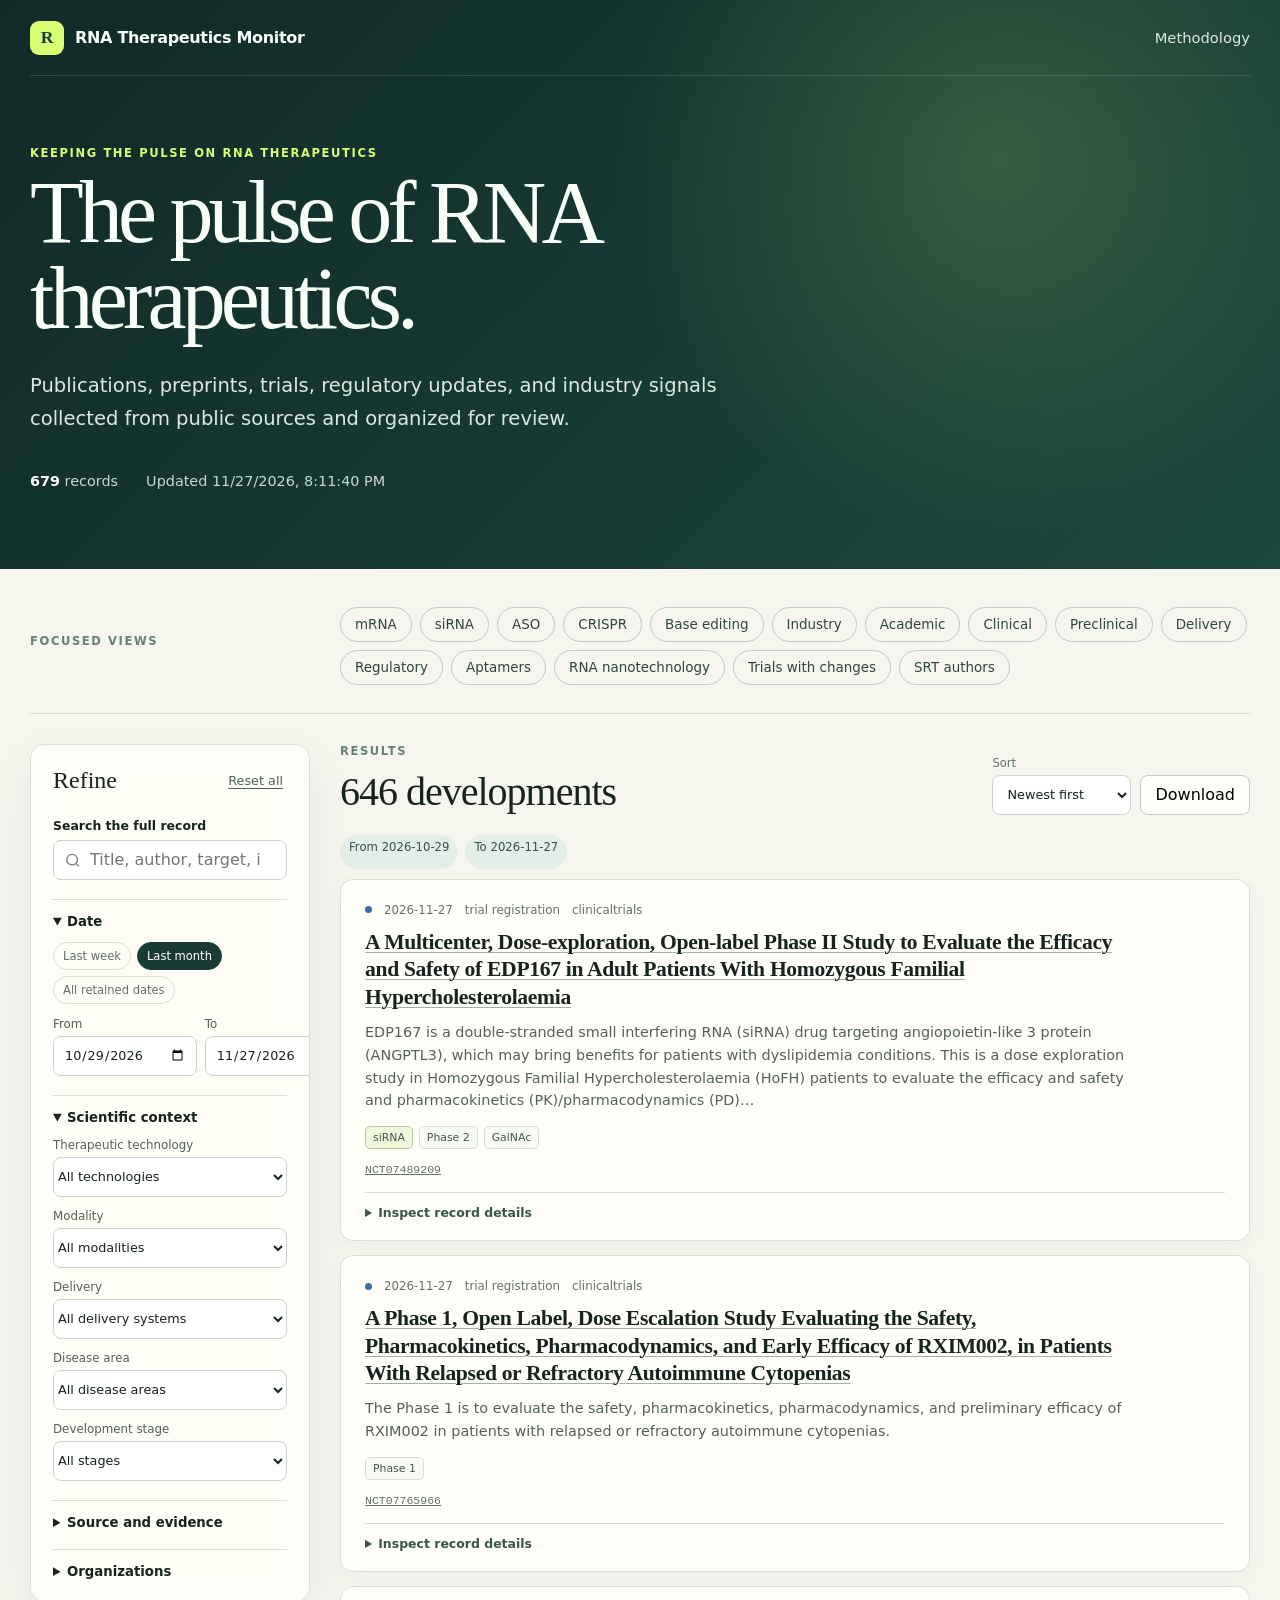
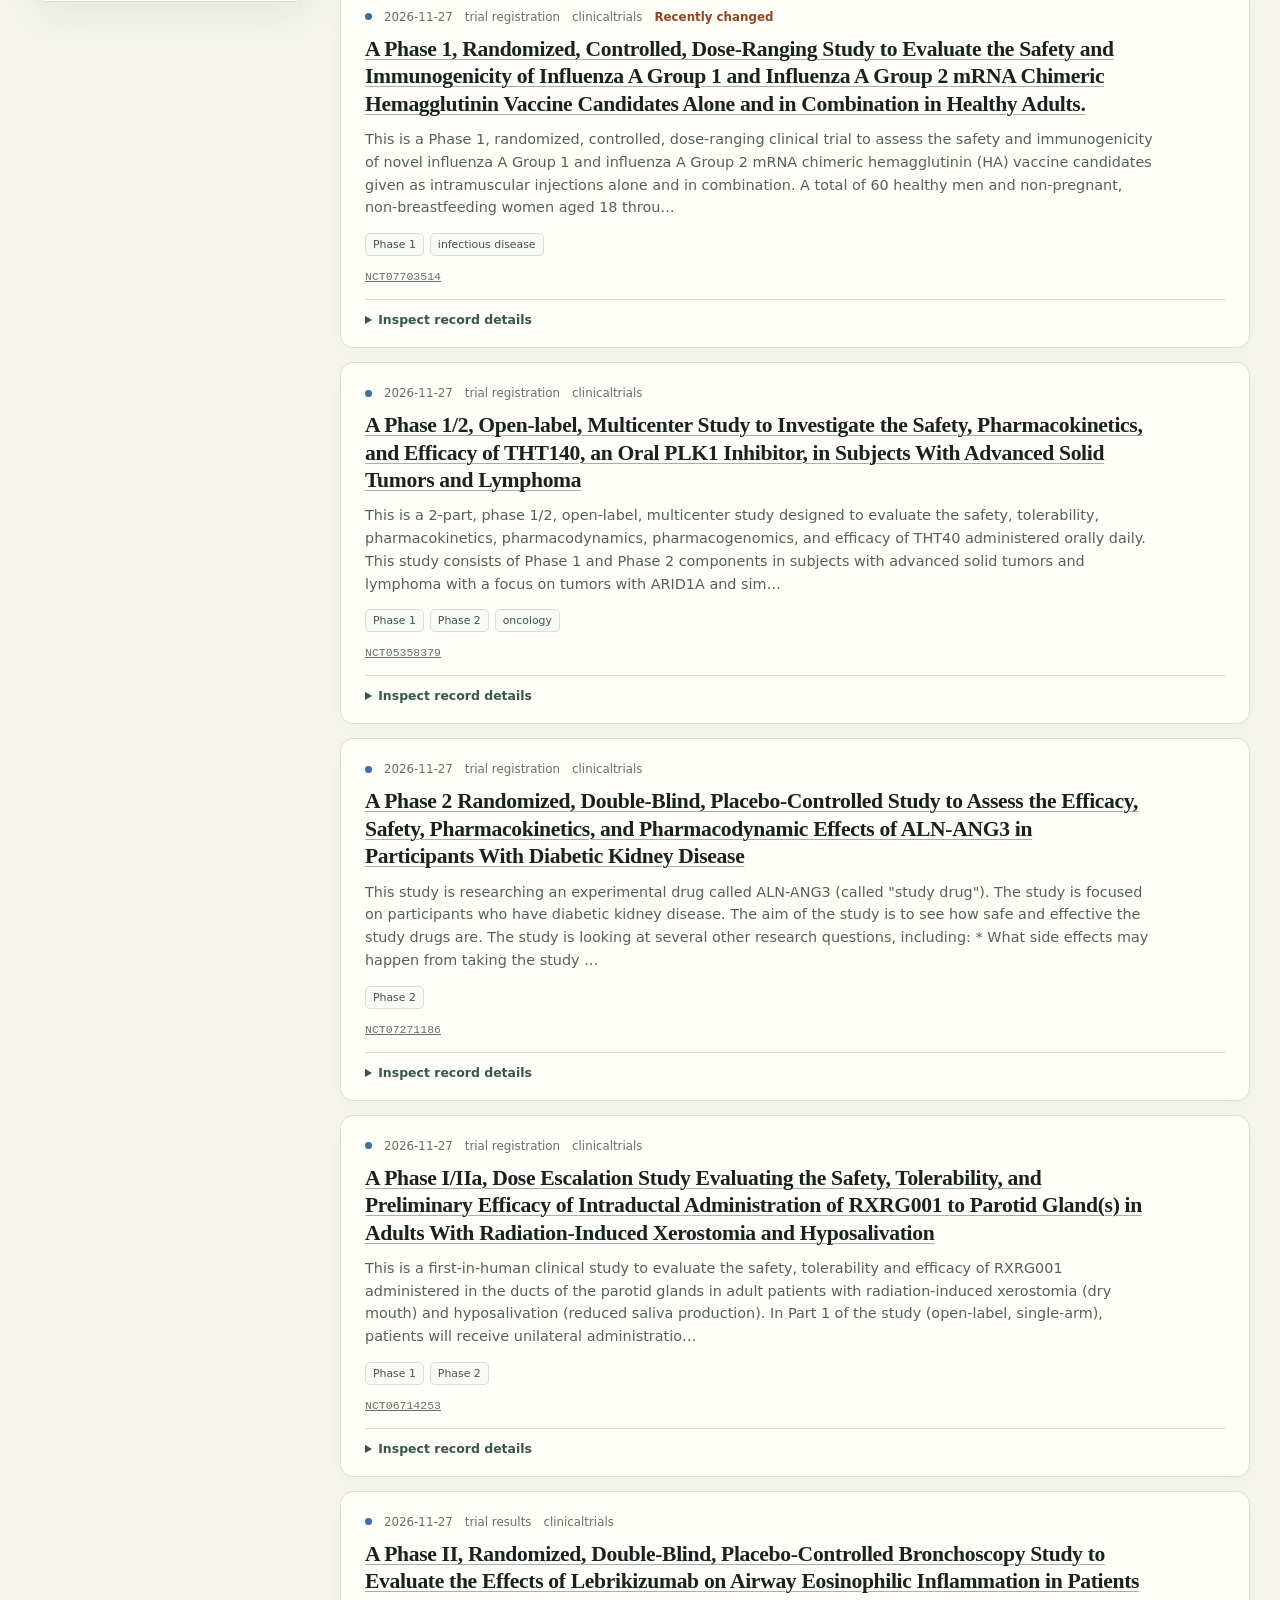
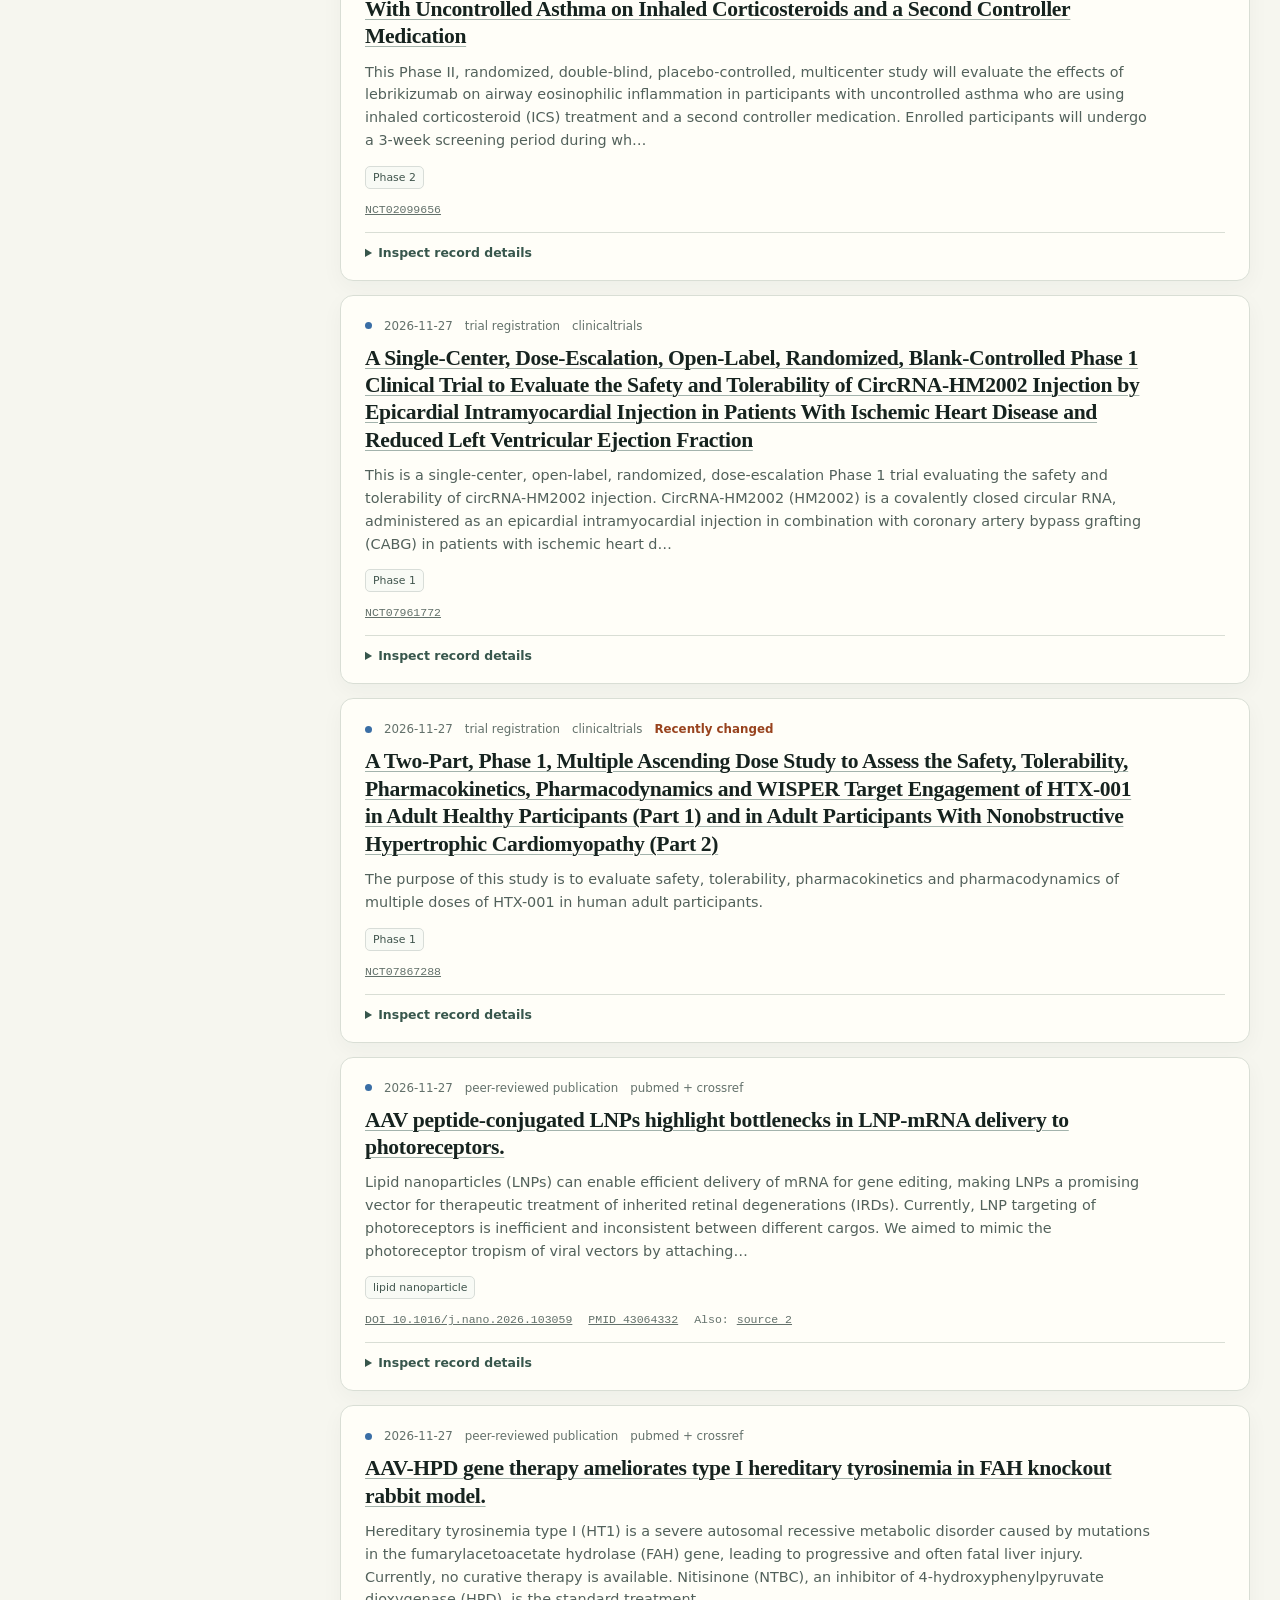
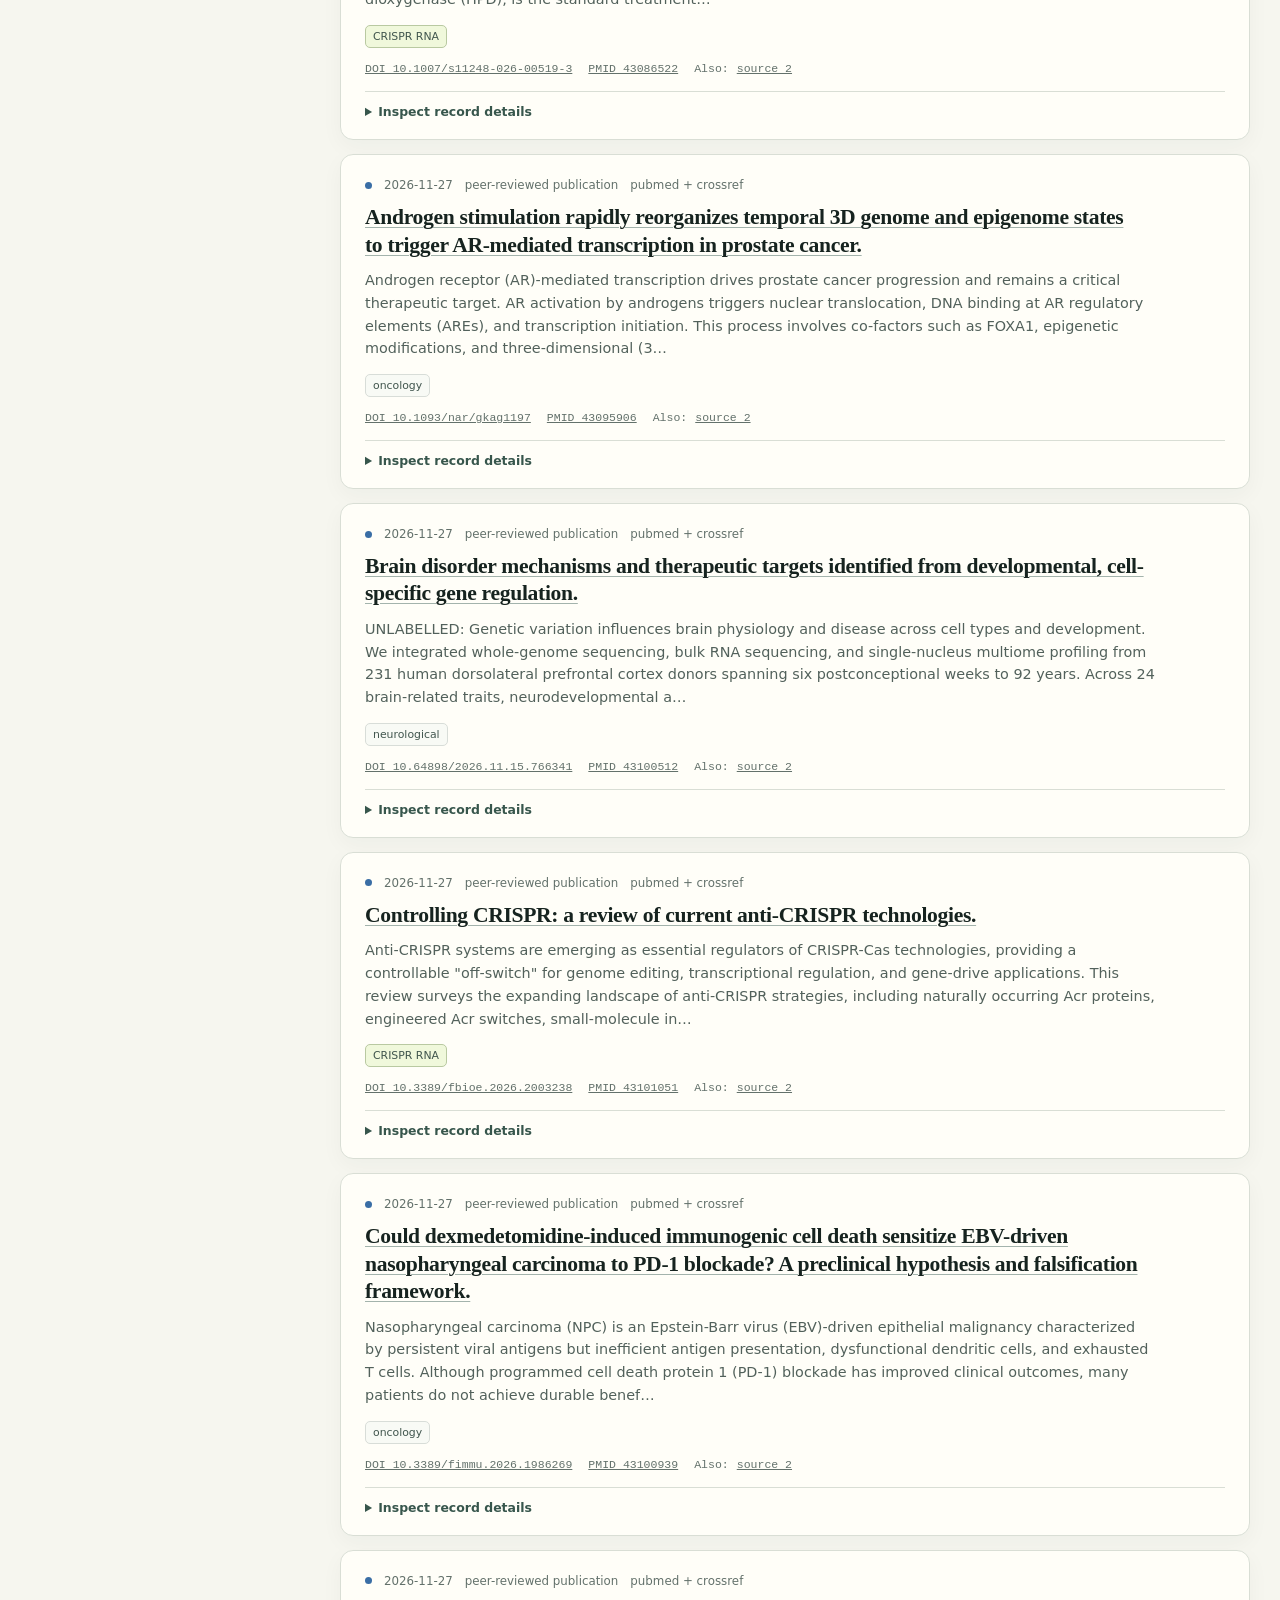
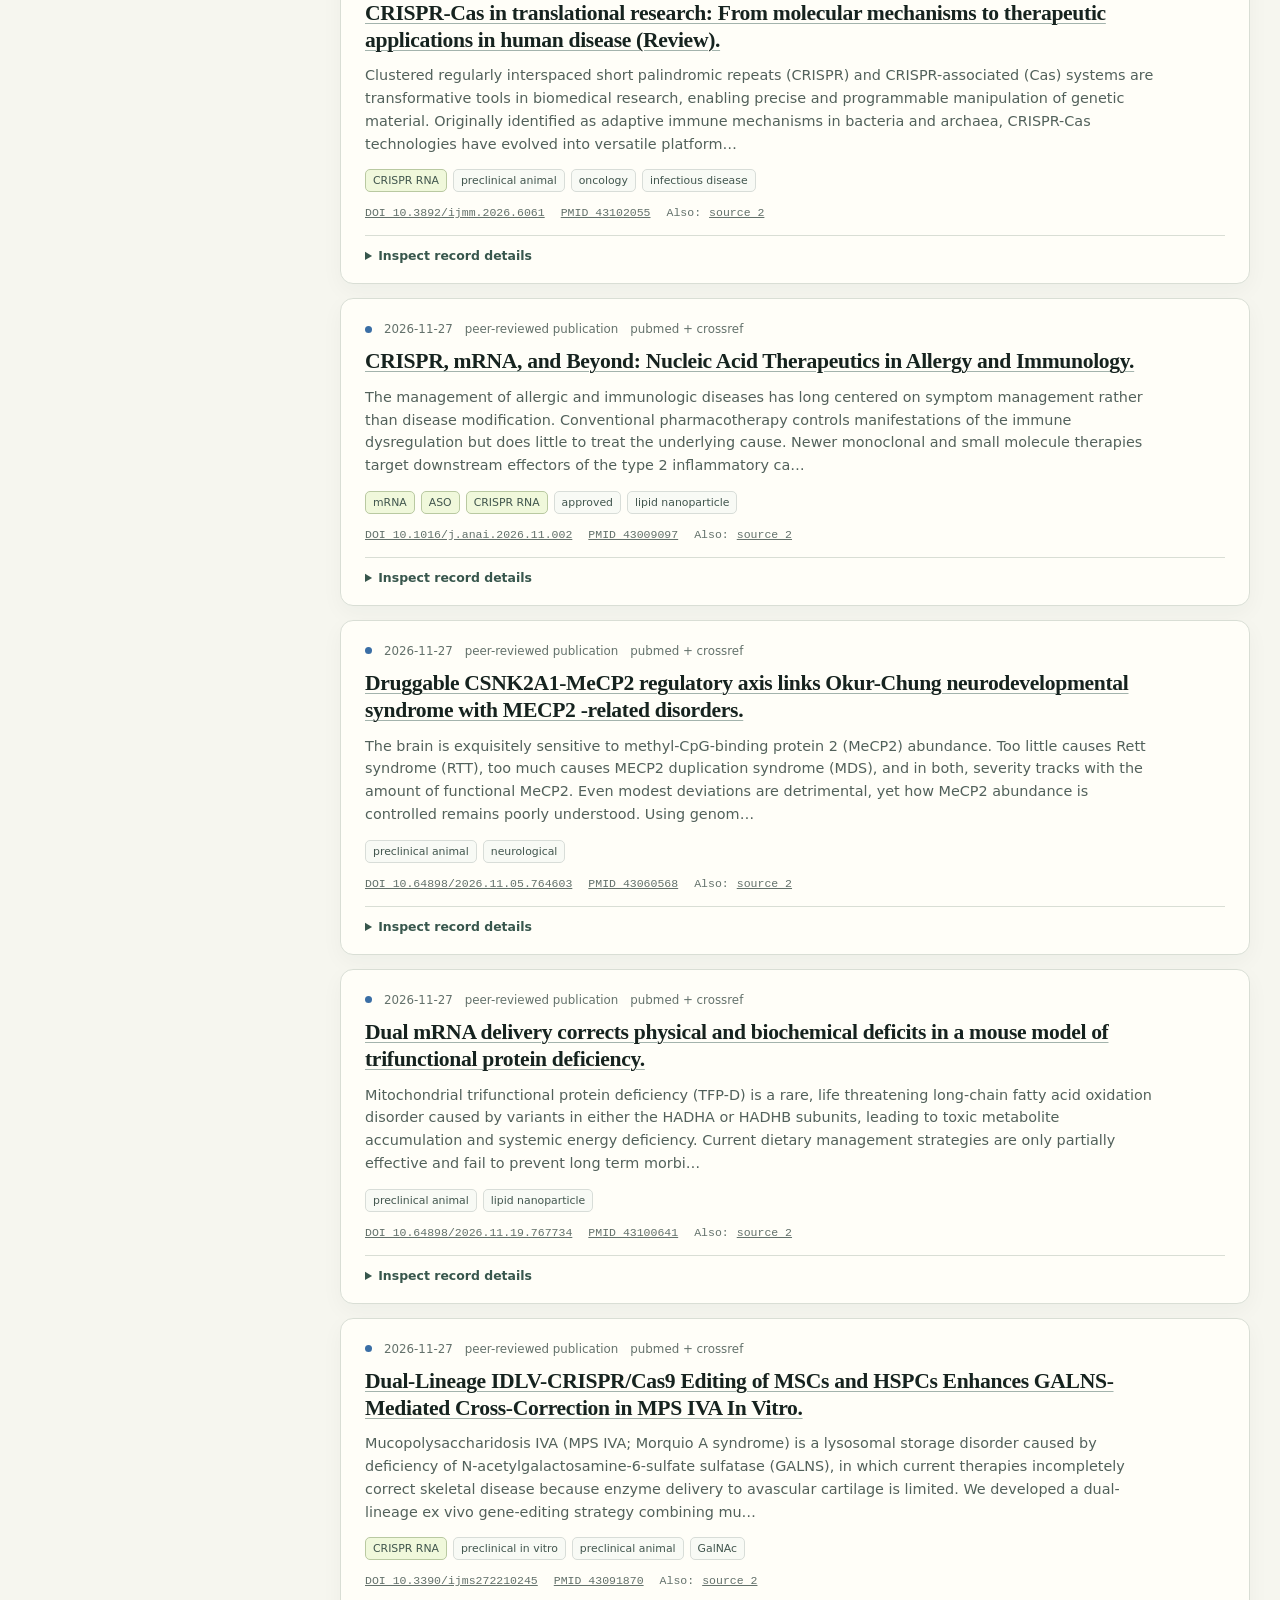
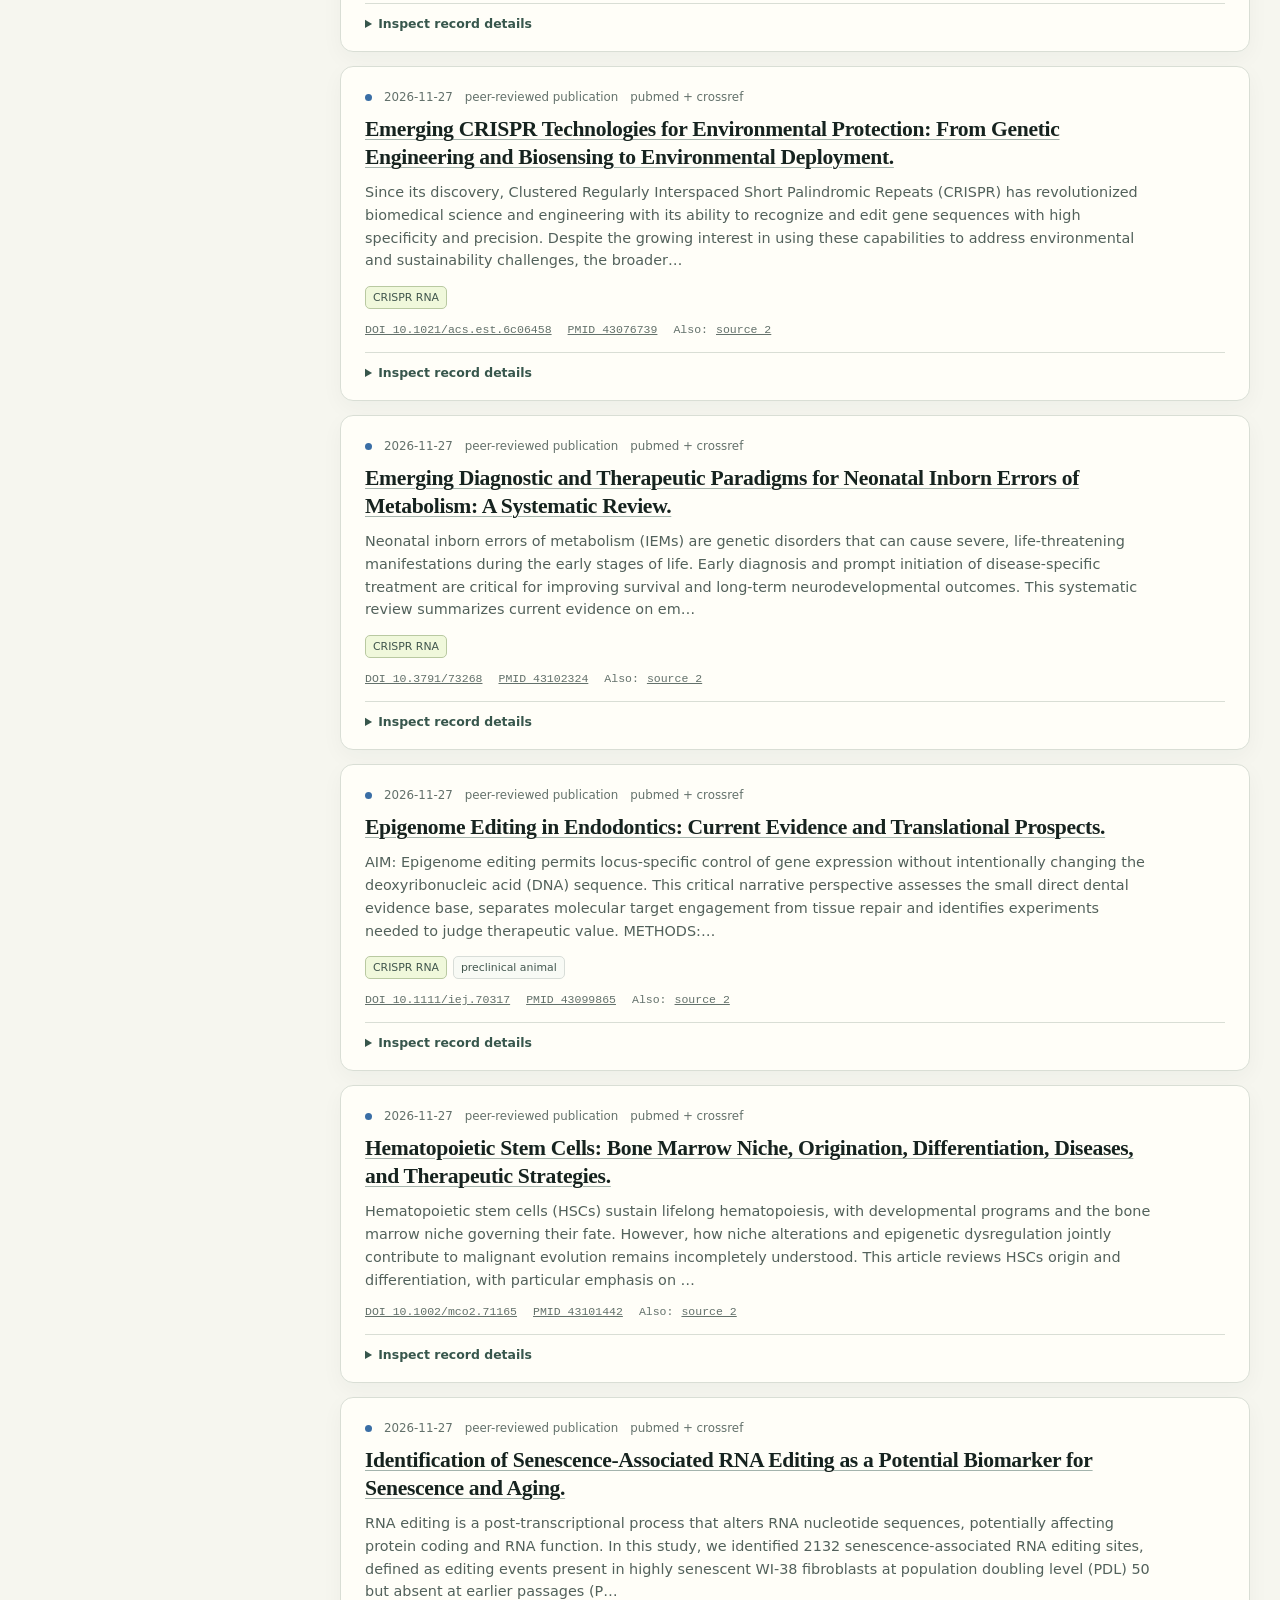
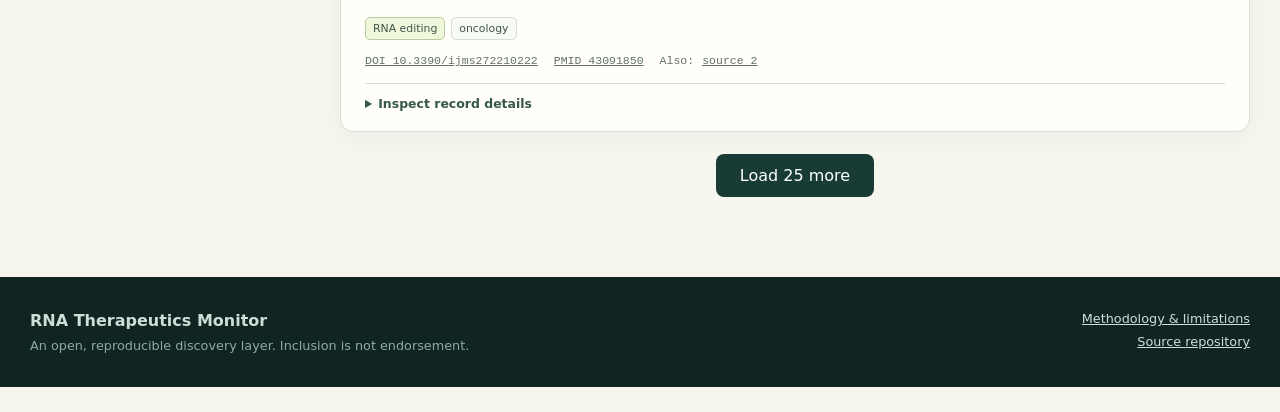
<file: site/index.html>
<!doctype html>
<html lang="en">
  <head>
    <meta charset="utf-8">
    <meta name="viewport" content="width=device-width, initial-scale=1">
    <meta name="description" content="An open, auditable monitor of recent RNA therapeutics publications, trials, preprints, regulatory updates, and announcements.">
    <title>RNA Therapeutics Monitor</title>
    <link rel="icon" href="./assets/favicon.svg" type="image/svg+xml">
    <link rel="stylesheet" href="./assets/styles.css">
    <script src="./assets/app.js" type="module"></script>
  </head>
  <body>
    <a class="skip-link" href="#results">Skip to results</a>
    <header class="site-header">
      <nav class="nav shell" aria-label="Primary navigation">
        <a class="brand" href="./">
          <span class="brand-mark" aria-hidden="true">R</span>
          <span>RNA Therapeutics Monitor</span>
        </a>
        <a href="./methodology.html">Methodology</a>
      </nav>
      <div class="hero shell">
        <p class="eyebrow">Keeping the pulse on RNA therapeutics</p>
        <h1>The pulse of RNA therapeutics.</h1>
        <p class="hero-copy">
          Publications, preprints, trials, regulatory updates, and industry
          signals collected from public sources and organized for review.
        </p>
        <div class="status-row" aria-label="Dataset status">
          <span><strong id="total-count">—</strong> records</span>
          <span>Updated <time id="last-updated">—</time></span>
        </div>
      </div>
    </header>

    <main class="shell main-grid">
      <section class="presets" aria-labelledby="presets-title">
        <div>
          <p class="eyebrow" id="presets-title">Focused views</p>
        </div>
        <div class="preset-list" role="group" aria-label="Preset views">
          <button class="preset" data-preset="mrna" type="button">mRNA</button>
          <button class="preset" data-preset="sirna" type="button">siRNA</button>
          <button class="preset" data-preset="aso" type="button">ASO</button>
          <button class="preset" data-preset="crispr" type="button">CRISPR</button>
          <button class="preset" data-preset="base-editing" type="button">Base editing</button>
          <button class="preset" data-preset="industry" type="button">Industry</button>
          <button class="preset" data-preset="academic" type="button">Academic</button>
          <button class="preset" data-preset="clinical" type="button">Clinical</button>
          <button class="preset" data-preset="preclinical" type="button">Preclinical</button>
          <button class="preset" data-preset="delivery" type="button">Delivery</button>
          <button class="preset" data-preset="regulatory" type="button">Regulatory</button>
          <button class="preset" data-preset="aptamers" type="button">Aptamers</button>
          <button class="preset" data-preset="nanotechnology" type="button">RNA nanotechnology</button>
          <button class="preset" data-preset="trial-changes" type="button">Trials with changes</button>
          <button class="preset" data-preset="srt-authors" type="button">SRT authors</button>
        </div>
      </section>

      <aside class="filters" aria-labelledby="filters-title">
        <div class="filter-heading">
          <h2 id="filters-title">Refine</h2>
          <button id="reset-filters" class="text-button" type="button">Reset all</button>
        </div>
        <label class="search-label" for="search">Search the full record</label>
        <div class="search-wrap">
          <svg aria-hidden="true" viewBox="0 0 24 24"><path d="m21 21-4.3-4.3m2.3-5.2a7.5 7.5 0 1 1-15 0 7.5 7.5 0 0 1 15 0Z"/></svg>
          <input id="search" type="search" placeholder="Title, author, target, identifier…" autocomplete="off">
        </div>

        <details open>
          <summary>Date</summary>
          <div class="date-shortcuts" role="group" aria-label="Date window">
            <button type="button" data-date-days="7">Last week</button>
            <button type="button" data-date-days="30" class="active">Last month</button>
            <button type="button" data-date-days="all">All retained dates</button>
          </div>
          <div class="filter-body two-column">
            <label>From <input id="date-from" type="date"></label>
            <label>To <input id="date-to" type="date"></label>
          </div>
        </details>

        <details open>
          <summary>Scientific context</summary>
          <div class="filter-body select-stack">
            <label>Therapeutic technology
              <select id="technology">
                <option value="">All technologies</option>
                <option value="mRNA">mRNA</option>
                <option value="siRNA">siRNA</option>
                <option value="ASO">ASO</option>
                <option value="CRISPR">CRISPR</option>
                <option value="gene editing">Gene editing</option>
                <option value="base editing">Base editing</option>
              </select>
            </label>
            <label>Modality <select id="modality"><option value="">All modalities</option></select></label>
            <label>Delivery <select id="delivery"><option value="">All delivery systems</option></select></label>
            <label>Disease area <select id="disease"><option value="">All disease areas</option></select></label>
            <label>Development stage <select id="stage"><option value="">All stages</option></select></label>
          </div>
        </details>

        <details>
          <summary>Source and evidence</summary>
          <div class="filter-body select-stack">
            <label>Source <select id="source"><option value="">All sources</option></select></label>
            <label>Evidence <select id="evidence"><option value="">All evidence</option></select></label>
            <label>Review status
              <select id="review-status">
                <option value="">Preprints and peer reviewed</option>
                <option value="preprint">Preprint only</option>
                <option value="peer-reviewed publication">Peer reviewed only</option>
              </select>
            </label>
            <label>Trial status <select id="trial-status"><option value="">All trial statuses</option></select></label>
          </div>
        </details>

        <details>
          <summary>Organizations</summary>
          <div class="filter-body select-stack">
            <label>Company <select id="company"><option value="">All companies</option></select></label>
            <label>Institution <select id="institution"><option value="">All institutions</option></select></label>
            <label>SRT author <select id="watched-person"><option value="">All watched people</option></select></label>
          </div>
        </details>
      </aside>

      <section class="results-panel" id="results" aria-labelledby="results-title">
        <div class="results-toolbar">
          <div>
            <p class="eyebrow">Results</p>
            <h2 id="results-title"><span id="result-count">0</span> developments</h2>
          </div>
          <div class="toolbar-actions">
            <label>Sort
              <select id="sort">
                <option value="date-desc">Newest first</option>
                <option value="title-asc">Title A–Z</option>
              </select>
            </label>
            <div class="download-menu">
              <button id="download-button" class="secondary-button" type="button" aria-expanded="false">Download</button>
              <div id="download-options" class="download-options" hidden>
                <button type="button" data-format="csv">Filtered CSV</button>
                <button type="button" data-format="json">Filtered JSON</button>
              </div>
            </div>
          </div>
        </div>
        <div id="active-filters" class="active-filters" aria-live="polite"></div>
        <div id="loading" class="loading" role="status">
          <span aria-hidden="true"></span> Loading current records…
        </div>
        <div id="error" class="notice error" role="alert" hidden></div>
        <div id="result-list" class="result-list" aria-live="polite"></div>
        <button id="load-more" class="load-more" type="button" hidden>Load more</button>
      </section>
    </main>

    <footer>
      <div class="shell footer-grid">
        <div>
          <strong>RNA Therapeutics Monitor</strong>
          <p>An open, reproducible discovery layer. Inclusion is not endorsement.</p>
        </div>
        <div>
          <a href="./methodology.html">Methodology &amp; limitations</a>
          <a href="https://github.com/McRae-Lab/rna-therapeutics-monitor">Source repository</a>
        </div>
      </div>
    </footer>
  </body>
</html>
</file>
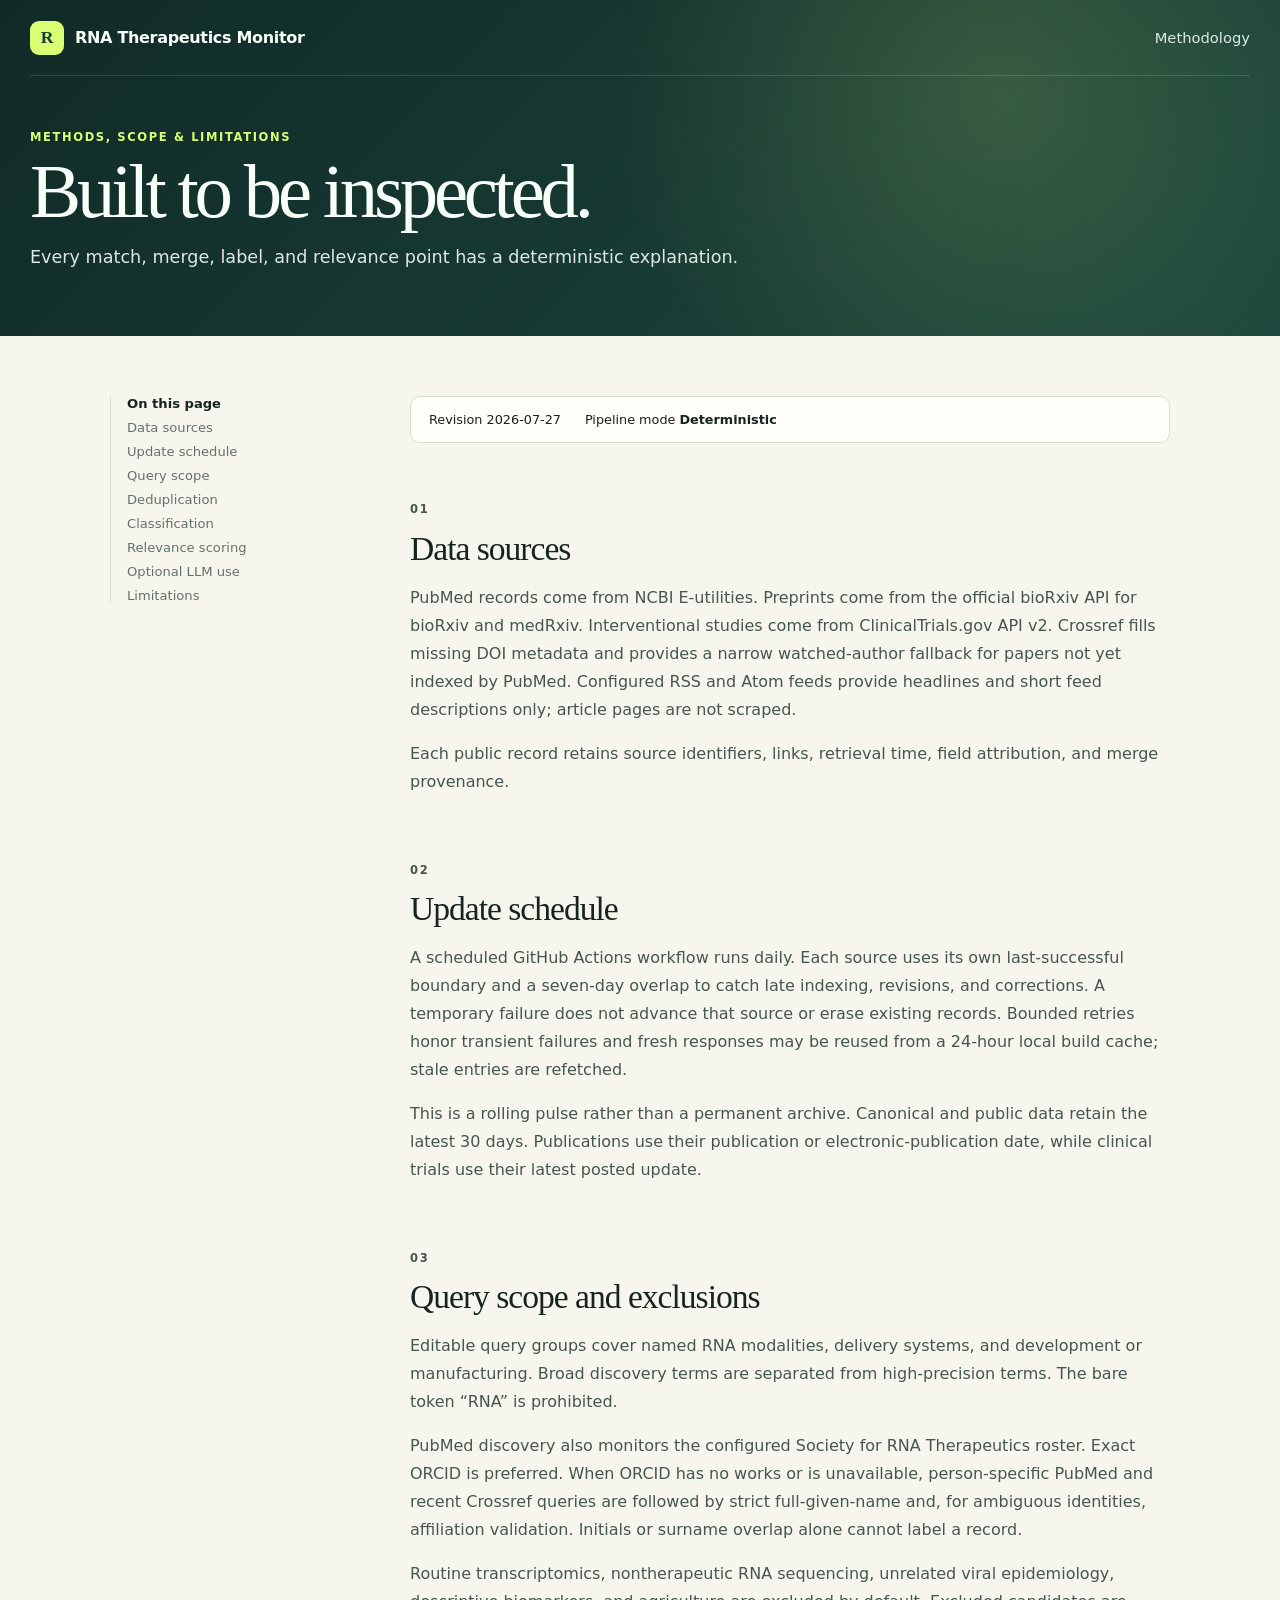
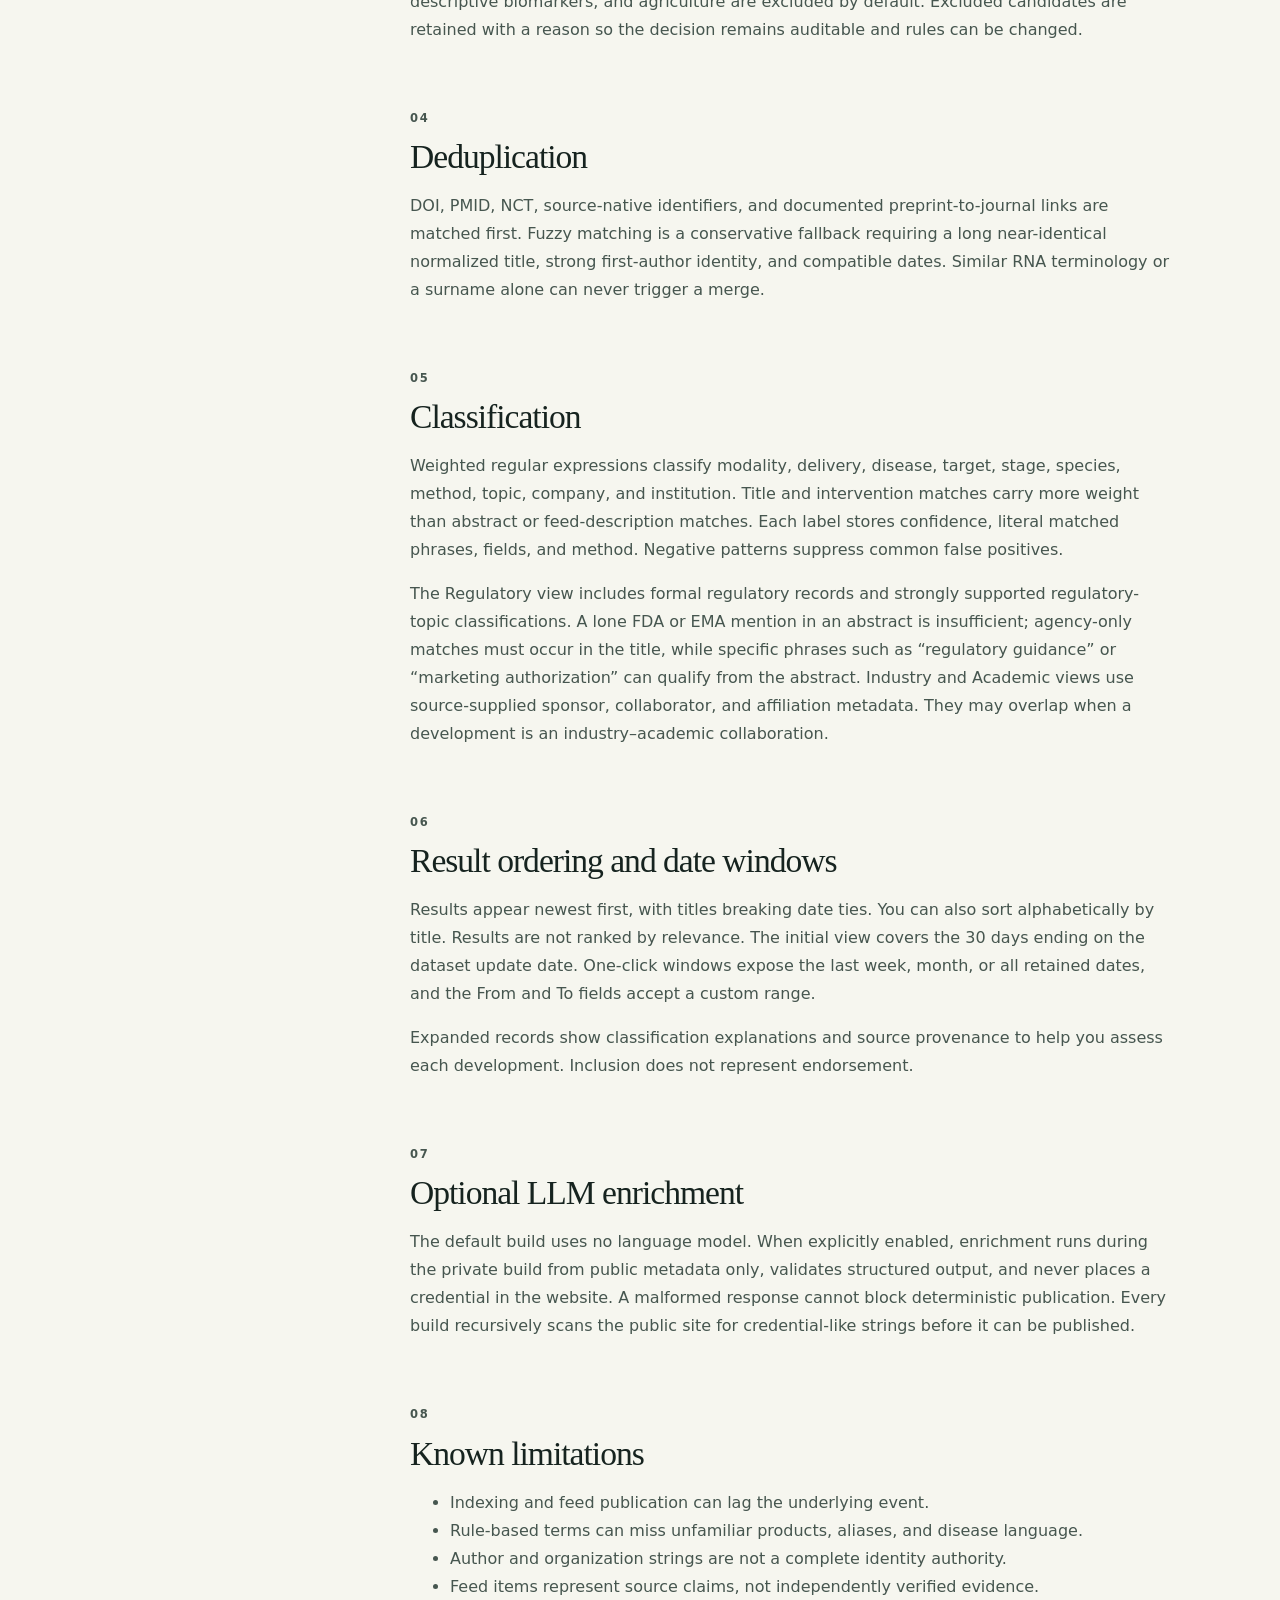
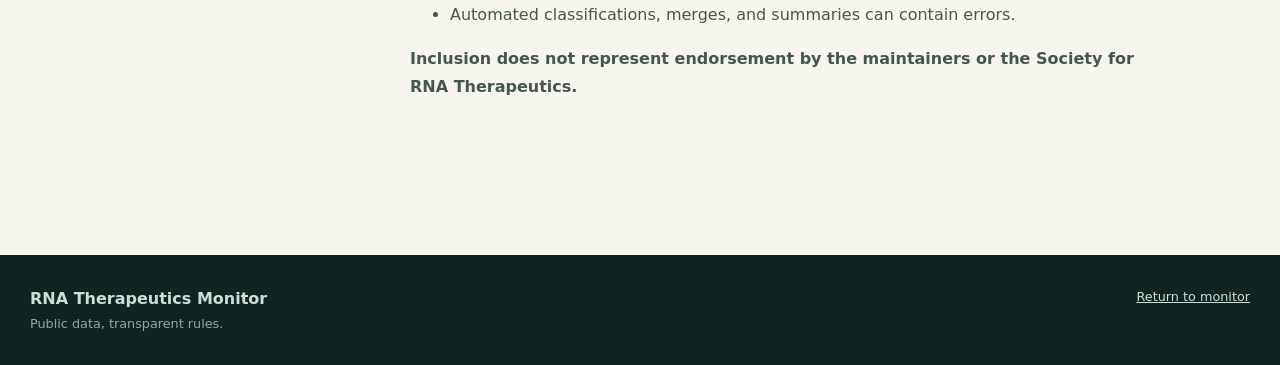
<file: site/methodology.html>
<!doctype html>
<html lang="en">
  <head>
    <meta charset="utf-8">
    <meta name="viewport" content="width=device-width, initial-scale=1">
    <meta name="description" content="Methodology and limitations for the RNA Therapeutics Monitor.">
    <title>Methodology · RNA Therapeutics Monitor</title>
    <link rel="icon" href="./assets/favicon.svg" type="image/svg+xml">
    <link rel="stylesheet" href="./assets/styles.css">
    <script src="./assets/methodology.js" type="module"></script>
  </head>
  <body>
    <a class="skip-link" href="#content">Skip to content</a>
    <header class="site-header compact">
      <nav class="nav shell" aria-label="Primary navigation">
        <a class="brand" href="./">
          <span class="brand-mark" aria-hidden="true">R</span>
          <span>RNA Therapeutics Monitor</span>
        </a>
        <a aria-current="page" href="./methodology.html">Methodology</a>
      </nav>
      <div class="shell page-intro">
        <p class="eyebrow">Methods, scope &amp; limitations</p>
        <h1>Built to be inspected.</h1>
        <p>Every match, merge, label, and relevance point has a deterministic explanation.</p>
      </div>
    </header>
    <main id="content" class="shell prose-layout">
      <nav class="toc" aria-label="On this page">
        <strong>On this page</strong>
        <a href="#sources">Data sources</a>
        <a href="#schedule">Update schedule</a>
        <a href="#scope">Query scope</a>
        <a href="#deduplication">Deduplication</a>
        <a href="#classification">Classification</a>
        <a href="#scoring">Relevance scoring</a>
        <a href="#llm">Optional LLM use</a>
        <a href="#limitations">Limitations</a>
      </nav>
      <article class="prose">
        <div class="method-meta">
          <span>Revision <time id="method-revision">2026-07-27</time></span>
          <span>Pipeline mode <strong id="llm-mode">Deterministic</strong></span>
        </div>
        <section id="sources">
          <p class="eyebrow">01</p>
          <h2>Data sources</h2>
          <p>
            PubMed records come from NCBI E-utilities. Preprints come from the
            official bioRxiv API for bioRxiv and medRxiv. Interventional studies
            come from ClinicalTrials.gov API v2. Crossref fills missing DOI
            metadata and provides a narrow watched-author fallback for papers not
            yet indexed by PubMed. Configured RSS and Atom feeds provide headlines
            and short feed descriptions only; article pages are
            not scraped.
          </p>
          <p>Each public record retains source identifiers, links, retrieval time, field attribution, and merge provenance.</p>
        </section>
        <section id="schedule">
          <p class="eyebrow">02</p>
          <h2>Update schedule</h2>
          <p>
            A scheduled GitHub Actions workflow runs daily. Each source uses its
            own last-successful boundary and a seven-day overlap to catch late
            indexing, revisions, and corrections. A temporary failure does not
            advance that source or erase existing records. Bounded retries honor
            transient failures and fresh responses may be reused from a 24-hour
            local build cache; stale entries are refetched.
          </p>
          <p>
            This is a rolling pulse rather than a permanent archive. Canonical
            and public data retain the latest 30 days. Publications use their
            publication or electronic-publication date, while clinical trials
            use their latest posted update.
          </p>
        </section>
        <section id="scope">
          <p class="eyebrow">03</p>
          <h2>Query scope and exclusions</h2>
          <p>
            Editable query groups cover named RNA modalities, delivery systems,
            and development or manufacturing. Broad discovery terms are separated
            from high-precision terms. The bare token “RNA” is prohibited.
          </p>
          <p>
            PubMed discovery also monitors the configured Society for RNA
            Therapeutics roster. Exact ORCID is preferred. When ORCID has no
            works or is unavailable, person-specific PubMed and recent Crossref
            queries are followed by strict full-given-name and, for ambiguous
            identities, affiliation validation. Initials or surname overlap alone
            cannot label a record.
          </p>
          <p>
            Routine transcriptomics, nontherapeutic RNA sequencing, unrelated
            viral epidemiology, descriptive biomarkers, and agriculture are
            excluded by default. Excluded candidates are retained with a reason so
            the decision remains auditable and rules can be changed.
          </p>
        </section>
        <section id="deduplication">
          <p class="eyebrow">04</p>
          <h2>Deduplication</h2>
          <p>
            DOI, PMID, NCT, source-native identifiers, and documented
            preprint-to-journal links are matched first. Fuzzy matching is a
            conservative fallback requiring a long near-identical normalized
            title, strong first-author identity, and compatible dates. Similar RNA
            terminology or a surname alone can never trigger a merge.
          </p>
        </section>
        <section id="classification">
          <p class="eyebrow">05</p>
          <h2>Classification</h2>
          <p>
            Weighted regular expressions classify modality, delivery, disease,
            target, stage, species, method, topic, company, and institution.
            Title and intervention matches carry more weight than abstract or
            feed-description matches. Each label stores confidence, literal
            matched phrases, fields, and method. Negative patterns suppress common
            false positives.
          </p>
          <p>
            The Regulatory view includes formal regulatory records and
            strongly supported regulatory-topic classifications. A lone FDA or
            EMA mention in an abstract is insufficient; agency-only matches must
            occur in the title, while specific phrases such as “regulatory
            guidance” or “marketing authorization” can qualify from the
            abstract. Industry and Academic views use source-supplied sponsor,
            collaborator, and affiliation metadata. They may overlap when a
            development is an industry–academic collaboration.
          </p>
        </section>
        <section id="ordering">
          <p class="eyebrow">06</p>
          <h2>Result ordering and date windows</h2>
          <p>
            Results appear newest first, with titles breaking date ties. You can
            also sort alphabetically by title. Results are not ranked by relevance.
            The initial view covers the 30 days ending on the dataset update
            date. One-click windows expose the last week, month, or all retained
            dates, and the From and To fields accept a custom range.
          </p>
          <p>
            Expanded records show classification explanations and source
            provenance to help you assess each development.
            Inclusion does not represent endorsement.
          </p>
        </section>
        <section id="llm">
          <p class="eyebrow">07</p>
          <h2>Optional LLM enrichment</h2>
          <p>
            The default build uses no language model. When explicitly enabled,
            enrichment runs during the private build from public metadata only,
            validates structured output, and never places a credential in the
            website. A malformed response cannot block deterministic publication.
            Every build recursively scans the public site for credential-like
            strings before it can be published.
          </p>
        </section>
        <section id="limitations">
          <p class="eyebrow">08</p>
          <h2>Known limitations</h2>
          <ul>
            <li>Indexing and feed publication can lag the underlying event.</li>
            <li>Rule-based terms can miss unfamiliar products, aliases, and disease language.</li>
            <li>Author and organization strings are not a complete identity authority.</li>
            <li>Feed items represent source claims, not independently verified evidence.</li>
            <li>Automated classifications, merges, and summaries can contain errors.</li>
          </ul>
          <p><strong>Inclusion does not represent endorsement by the maintainers or the Society for RNA Therapeutics.</strong></p>
        </section>
      </article>
    </main>
    <footer>
      <div class="shell footer-grid">
        <div><strong>RNA Therapeutics Monitor</strong><p>Public data, transparent rules.</p></div>
        <div><a href="./">Return to monitor</a></div>
      </div>
    </footer>
  </body>
</html>
</file>
<file: site/assets/styles.css>
:root {
  --ink: #16231f;
  --muted: #63716b;
  --paper: #f6f6ef;
  --card: #fffef8;
  --line: #d9ded5;
  --forest: #183c35;
  --forest-soft: #e4eee9;
  --lime: #d9ff75;
  --orange: #f27745;
  --blue: #3a6ea5;
  --shadow: 0 18px 50px rgb(24 60 53 / 8%);
  font-family: Inter, ui-sans-serif, system-ui, -apple-system, BlinkMacSystemFont, "Segoe UI", sans-serif;
  color: var(--ink);
  background: var(--paper);
  font-synthesis: none;
}

* { box-sizing: border-box; }
[hidden] { display: none !important; }
html { scroll-behavior: smooth; }
body { margin: 0; min-width: 320px; }
button, input, select { font: inherit; }
button, select { cursor: pointer; }
a { color: inherit; }
.shell { width: min(1220px, calc(100% - 40px)); margin-inline: auto; }
.skip-link { position: absolute; z-index: 100; top: -100px; left: 16px; padding: 10px 14px; background: var(--lime); color: var(--ink); }
.skip-link:focus { top: 10px; }

.site-header {
  color: #f8fff8;
  background:
    radial-gradient(circle at 78% 28%, rgb(217 255 117 / 16%), transparent 24rem),
    linear-gradient(135deg, #112a27, #1d473e);
}
.site-header.compact { padding-bottom: 52px; }
.nav { min-height: 76px; display: flex; align-items: center; justify-content: space-between; gap: 30px; border-bottom: 1px solid rgb(255 255 255 / 14%); }
.nav > a:not(.brand) { color: #dce9e3; text-decoration: none; font-size: .92rem; }
.nav > a:not(.brand):hover { color: var(--lime); }
.brand { display: inline-flex; align-items: center; gap: 11px; font-weight: 750; text-decoration: none; letter-spacing: -.02em; }
.brand-mark { display: grid; place-items: center; width: 34px; height: 34px; border-radius: 9px; color: var(--forest); background: var(--lime); font: 800 1.1rem/1 Georgia, serif; }
.hero { padding: 70px 0 80px; }
.eyebrow { margin: 0 0 10px; color: #668177; font-size: .72rem; font-weight: 800; letter-spacing: .14em; text-transform: uppercase; }
.site-header .eyebrow { color: var(--lime); }
h1, h2, h3, p { overflow-wrap: anywhere; }
h1 { max-width: 840px; margin: 0; font: 500 clamp(2.7rem, 7vw, 5.5rem)/.98 Georgia, "Times New Roman", serif; letter-spacing: -.055em; }
.hero-copy { max-width: 700px; margin: 28px 0 0; color: #dce9e3; font-size: clamp(1rem, 2vw, 1.22rem); line-height: 1.65; }
.status-row { display: flex; flex-wrap: wrap; gap: 14px 28px; margin-top: 38px; color: #c8d8d1; font-size: .9rem; }
.status-row strong { color: #fff; }
.status-pill { display: inline-flex; align-items: center; gap: 7px; }
.status-pill i { width: 7px; height: 7px; border-radius: 50%; background: var(--lime); box-shadow: 0 0 0 4px rgb(217 255 117 / 14%); }
.page-intro { padding-top: 54px; }
.page-intro h1 { font-size: clamp(2.8rem, 6vw, 4.8rem); }
.page-intro > p:last-child { color: #dce9e3; font-size: 1.1rem; }

.main-grid { display: grid; grid-template-columns: 280px minmax(0, 1fr); gap: 30px; padding-block: 38px 80px; }
.presets { grid-column: 1 / -1; display: grid; grid-template-columns: 280px 1fr; gap: 30px; align-items: center; padding-bottom: 28px; border-bottom: 1px solid var(--line); }
.muted { color: var(--muted); }
.preset-list { display: flex; flex-wrap: wrap; gap: 8px; }
.preset { border: 1px solid #bdc9c2; border-radius: 999px; padding: 9px 14px; color: #30453e; background: transparent; font-size: .84rem; transition: .16s ease; }
.preset:hover, .preset.active { border-color: var(--forest); color: #fff; background: var(--forest); }

.filters { position: sticky; top: 18px; align-self: start; max-height: calc(100vh - 36px); overflow: auto; padding: 22px; border: 1px solid var(--line); border-radius: 15px; background: rgb(255 254 248 / 88%); box-shadow: var(--shadow); backdrop-filter: blur(12px); }
.filter-heading { display: flex; align-items: center; justify-content: space-between; }
.filter-heading h2 { margin: 0; font: 500 1.5rem Georgia, serif; }
.text-button { border: 0; padding: 4px; color: #49635a; background: none; text-decoration: underline; text-underline-offset: 3px; font-size: .8rem; }
.search-label { display: block; margin: 24px 0 7px; font-size: .78rem; font-weight: 700; }
.search-wrap { position: relative; }
.search-wrap svg { position: absolute; top: 50%; left: 11px; width: 17px; fill: none; stroke: #6d7a74; stroke-width: 1.8; transform: translateY(-50%); }
input, select { width: 100%; min-height: 40px; border: 1px solid #cbd3ce; border-radius: 8px; color: var(--ink); background: #fff; }
input { padding: 8px 10px; }
.search-wrap input { padding-left: 36px; }
input:focus-visible, select:focus-visible, button:focus-visible, a:focus-visible { outline: 3px solid rgb(58 110 165 / 30%); outline-offset: 2px; }
.filters details { border-top: 1px solid var(--line); margin-top: 19px; padding-top: 14px; }
.filters summary { font-size: .83rem; font-weight: 750; cursor: pointer; }
.filter-body { margin-top: 13px; }
.filter-body label { color: #52615b; font-size: .74rem; }
.filter-body select, .filter-body input { margin-top: 5px; font-size: .8rem; }
.filter-note { color: var(--muted); font-size: .78rem; line-height: 1.45; margin: 9px 0 0; }
.filter-note a { color: var(--ink); }
.date-shortcuts { display: flex; flex-wrap: wrap; gap: 6px; margin-top: 13px; }
.date-shortcuts button { border: 1px solid var(--line); border-radius: 999px; background: transparent; color: var(--muted); font-size: .72rem; padding: 6px 9px; }
.date-shortcuts button:hover, .date-shortcuts button.active { border-color: var(--forest); background: var(--forest); color: #fff; }
.two-column { display: grid; grid-template-columns: 1fr 1fr; gap: 8px; }
.select-stack { display: grid; gap: 12px; }

.results-panel { min-width: 0; }
.results-toolbar { display: flex; align-items: end; justify-content: space-between; gap: 20px; }
.results-toolbar h2 { margin: 0; font: 500 clamp(1.8rem, 4vw, 2.5rem) Georgia, serif; letter-spacing: -.025em; }
.toolbar-actions { display: flex; align-items: end; gap: 9px; }
.toolbar-actions label { color: var(--muted); font-size: .72rem; }
.toolbar-actions select { display: block; width: auto; margin-top: 5px; padding: 0 30px 0 10px; font-size: .8rem; }
.secondary-button { min-height: 40px; border: 1px solid #bdc9c2; border-radius: 8px; padding: 0 14px; background: var(--card); }
.download-menu { position: relative; }
.download-options { position: absolute; z-index: 5; right: 0; top: calc(100% + 6px); width: 160px; padding: 6px; border: 1px solid var(--line); border-radius: 9px; background: #fff; box-shadow: var(--shadow); }
.download-options button { width: 100%; border: 0; border-radius: 5px; padding: 9px; text-align: left; background: none; }
.download-options button:hover { background: var(--forest-soft); }
.active-filters { display: flex; min-height: 34px; flex-wrap: wrap; gap: 7px; margin: 20px 0 10px; }
.filter-chip { display: inline-flex; border-radius: 999px; padding: 5px 9px; color: #355149; background: var(--forest-soft); font-size: .73rem; }
.loading { display: flex; align-items: center; gap: 10px; padding: 30px 0; color: var(--muted); }
.loading span { width: 16px; height: 16px; border: 2px solid #c4d1ca; border-top-color: var(--forest); border-radius: 50%; animation: spin .8s linear infinite; }
@keyframes spin { to { transform: rotate(360deg); } }
.notice { padding: 14px 16px; border-left: 3px solid var(--orange); background: #fff2ea; line-height: 1.55; }
.error { margin-block: 18px; color: #782c17; }

.result-list { display: grid; gap: 14px; }
.result-card { position: relative; padding: 23px 24px 20px; border: 1px solid var(--line); border-radius: 13px; background: var(--card); box-shadow: 0 7px 22px rgb(24 60 53 / 4%); transition: transform .15s ease, border-color .15s ease; }
.result-card:hover { border-color: #b4c1ba; transform: translateY(-1px); }
.card-topline { display: flex; flex-wrap: wrap; align-items: center; gap: 7px 12px; color: var(--muted); font-size: .74rem; }
.evidence-dot { width: 7px; height: 7px; border-radius: 50%; background: var(--blue); }
.changed { color: #98431e; font-weight: 700; }
.card-title { max-width: 780px; margin: 12px 0 10px; font: 600 clamp(1.12rem, 2vw, 1.35rem)/1.27 Georgia, serif; letter-spacing: -.015em; }
.card-title a { text-decoration-thickness: 1px; text-decoration-color: #a3b3ac; text-underline-offset: 3px; }
.card-title a:hover { text-decoration-color: var(--forest); }
.summary { max-width: 790px; margin: 0; color: #52615b; font-size: .9rem; line-height: 1.58; }
.watched-person { margin: 10px 0 0; color: #604416; font-size: .78rem; font-weight: 750; }
.tags { display: flex; flex-wrap: wrap; gap: 6px; margin-top: 14px; padding-right: 50px; }
.tag { border: 1px solid #d8ddd8; border-radius: 5px; padding: 4px 7px; color: #40554d; background: #f8faf5; font-size: .68rem; }
.tag.modality { border-color: #b9c9a1; background: #f0f8db; }
.identifier-row { display: flex; flex-wrap: wrap; gap: 8px 16px; margin-top: 14px; color: var(--muted); font: .72rem ui-monospace, SFMono-Regular, Menlo, monospace; }
.alternate-links { display: inline-flex; gap: 8px; }
.card-details { margin-top: 16px; border-top: 1px solid var(--line); padding-top: 12px; }
.card-details > summary { width: max-content; color: #37564c; font-size: .78rem; font-weight: 750; cursor: pointer; }
.details-grid { display: grid; gap: 15px; margin-top: 17px; }
.details-section h4 { margin: 0 0 5px; color: var(--muted); font-size: .68rem; letter-spacing: .09em; text-transform: uppercase; }
.details-section p, .details-section li { margin: 0; color: #3f504a; font-size: .8rem; line-height: 1.55; }
.details-section ul { margin: 0; padding-left: 19px; }
.empty { padding: 60px 20px; border: 1px dashed #bdc9c2; border-radius: 13px; text-align: center; color: var(--muted); }
.load-more { display: block; margin: 22px auto 0; border: 0; border-radius: 8px; padding: 12px 24px; color: #fff; background: var(--forest); }

.prose-layout { display: grid; grid-template-columns: 220px minmax(0, 760px); gap: 80px; justify-content: center; padding-block: 60px 90px; }
.toc { position: sticky; top: 30px; align-self: start; display: grid; gap: 9px; padding-left: 16px; border-left: 1px solid var(--line); font-size: .82rem; }
.toc a { color: var(--muted); text-decoration: none; }
.toc a:hover { color: var(--forest); }
.prose { min-width: 0; }
.method-meta { display: flex; flex-wrap: wrap; gap: 12px 24px; margin-bottom: 56px; padding: 15px 18px; border: 1px solid var(--line); border-radius: 10px; background: var(--card); font-size: .8rem; }
.prose section { scroll-margin-top: 30px; margin-bottom: 64px; }
.prose h2 { margin: 0 0 15px; font: 500 2.1rem Georgia, serif; letter-spacing: -.03em; }
.prose p, .prose li { color: #46564f; line-height: 1.75; }

footer { padding-block: 34px; color: #cfddd7; background: #102522; }
.footer-grid { display: flex; justify-content: space-between; gap: 30px; }
footer p { margin: 8px 0 0; color: #91aaa0; font-size: .8rem; }
footer .footer-grid > div:last-child { display: flex; flex-direction: column; gap: 8px; text-align: right; font-size: .8rem; }

@media (max-width: 850px) {
  .main-grid { grid-template-columns: 1fr; }
  .presets { grid-template-columns: 1fr; gap: 12px; }
  .filters { position: static; max-height: none; }
  .prose-layout { grid-template-columns: 1fr; gap: 30px; }
  .toc { position: static; display: none; }
}
@media (max-width: 580px) {
  .shell { width: min(100% - 24px, 1220px); }
  .hero { padding: 50px 0 58px; }
  .results-toolbar { align-items: start; flex-direction: column; }
  .toolbar-actions { width: 100%; }
  .toolbar-actions > label { flex: 1; }
  .toolbar-actions select { width: 100%; }
  .card-title { margin-top: 10px; }
  .result-card { padding: 19px 17px; }
  .footer-grid { flex-direction: column; }
  footer .footer-grid > div:last-child { text-align: left; }
}
@media (prefers-reduced-motion: reduce) {
  *, *::before, *::after { scroll-behavior: auto !important; transition: none !important; animation-duration: .01ms !important; }
}
</file>
